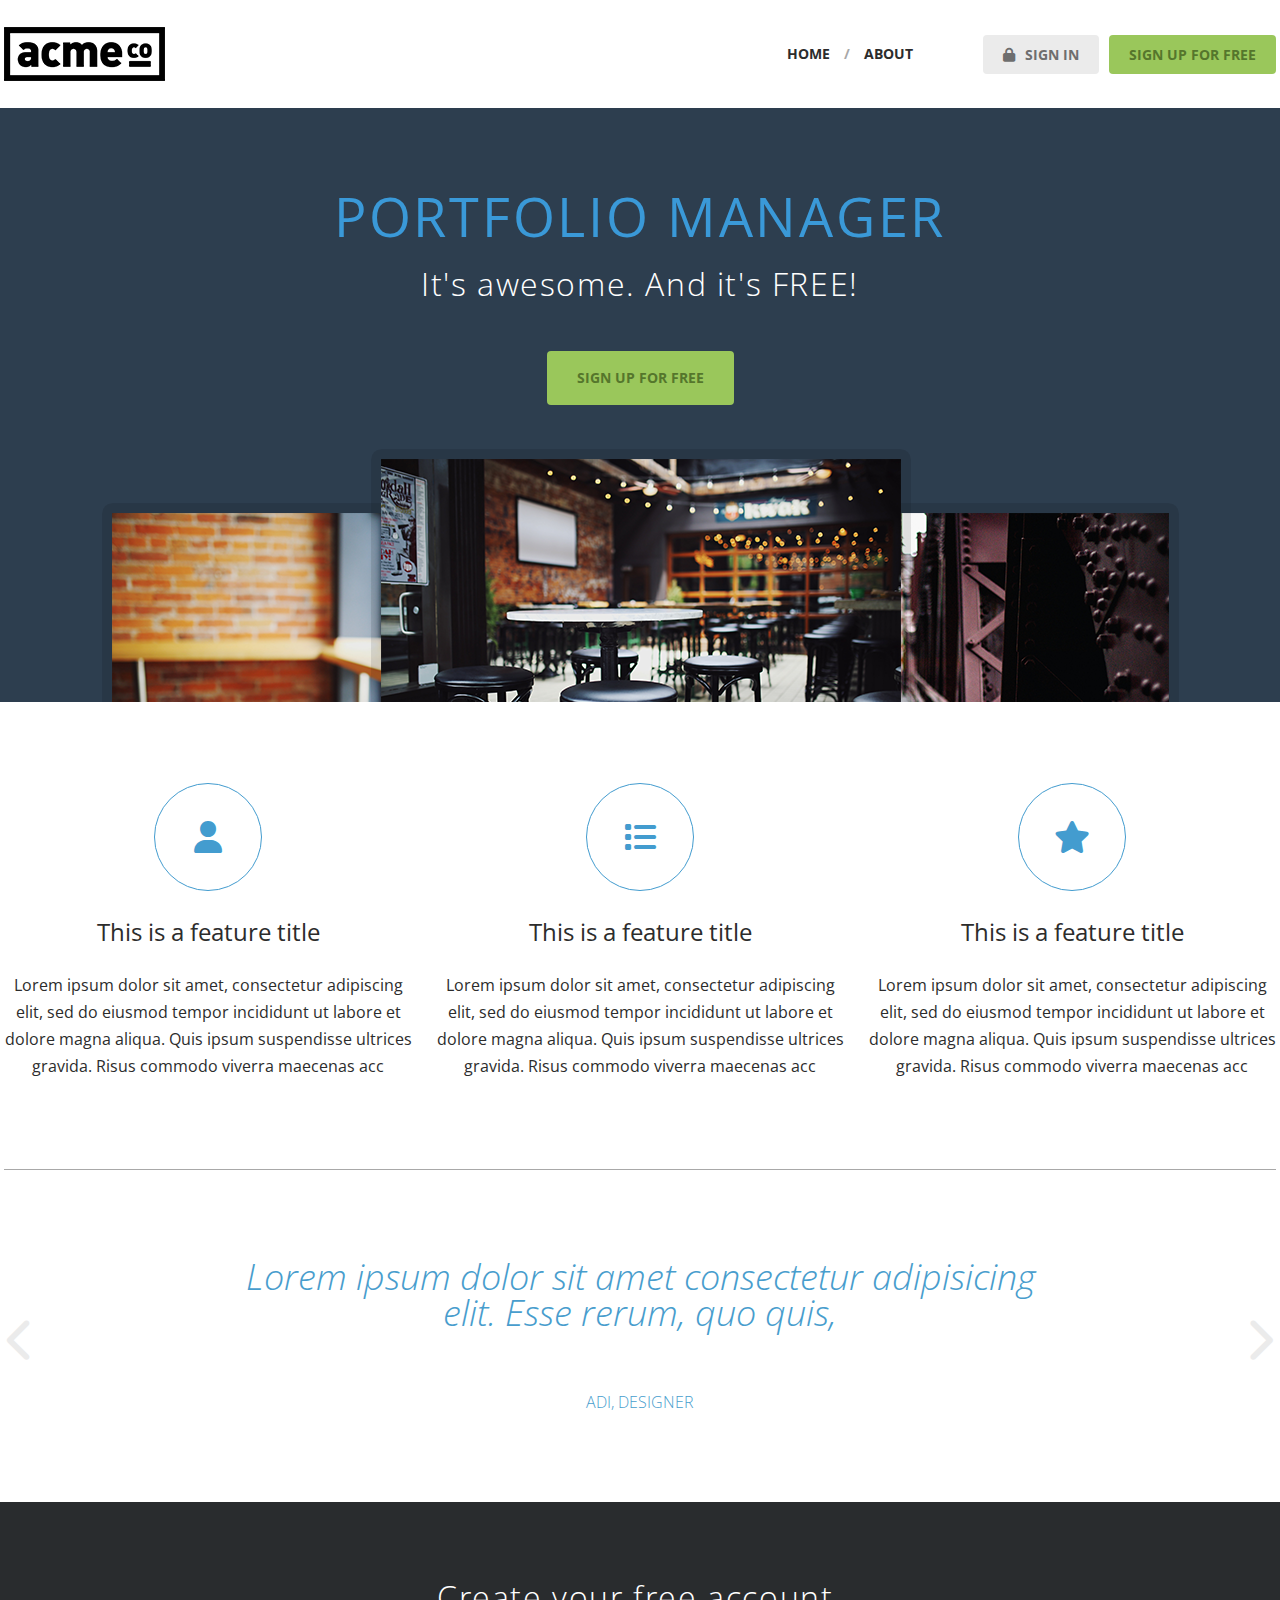
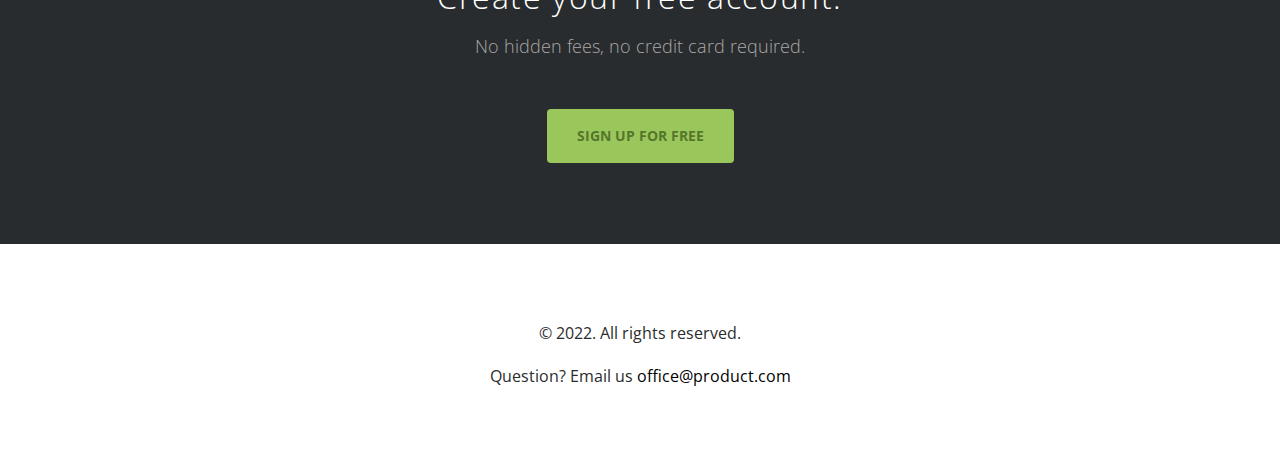
<file: index.html>
<!DOCTYPE html>
<html lang="en">
    <head>
        <meta charset="UTF-8">
        <meta http-equiv="X-UA-Compatible" content="IE=edge">
        <meta name="viewport" content="width=device-width, initial-scale=1.0">
        <title>Home - Acme</title>
        <link rel="stylesheet" href="css/common.css">
        <link rel="stylesheet" href="css/main.css">
        <!-- <link rel="stylesheet" href="https://cdnjs.cloudflare.com/ajax/libs/font-awesome/6.2.0/css/all.min.css" integrity="sha512-xh6O/CkQoPOWDdYTDqeRdPCVd1SpvCA9XXcUnZS2FmJNp1coAFzvtCN9BmamE+4aHK8yyUHUSCcJHgXloTyT2A==" crossorigin="anonymous" referrerpolicy="no-referrer" /> -->

        <!-- <script src="https://cdnjs.cloudflare.com/ajax/libs/font-awesome/6.2.0/js/all.min.js" integrity="sha512-naukR7I+Nk6gp7p5TMA4ycgfxaZBJ7MO5iC3Fp6ySQyKFHOGfpkSZkYVWV5R7u7cfAicxanwYQ5D1e17EfJcMA==" crossorigin="anonymous" referrerpolicy="no-referrer"></script> -->
    </head>
    <body> 
        <!-- 헤더 -->
        <header>
            <div class="container cf">            
                <h1 class="logo"><a href="index.html">acme</a></h1>   
                <nav>
                    <ul class="cf">
                        <li><a href="index.html">home</a> <span> / </span> <a href="about.html">about</a></li>
                        <li><a href="signin.html" class="btn"><i class="fa-solid fa-lock"></i>Sign in</a></li>
                        <li><a href="signup.html" class="btn highlight_bg">Sign Up for free</a></li>
                    </ul>
                </nav>
            </div>
        </header>  
        <!-- //헤더 -->  
        <div class="banner content-top-pd" role="banner">  
            <h2 class="banner_tt">portfolio manager</h2>      
            <h3 class="content_tt">It's awesome. And it's FREE!</h3>
            <a href="signup.html" class="btn big highlight_bg">Sign Up for free</a>
            <img src="images/banner.png" alt="">
        </div>
        <main class="container">
            <section class="feature content-pd">
                <h2 class="hidden">features</h2>
                <ul class="cf">
                    <li>
                        <span class="icon">
                            <i class="fa-solid fa-user"></i>
                        </span>
                        <h3>This is a feature title</h3>
                        <p>
                            Lorem ipsum dolor sit amet, consectetur adipiscing elit, sed do eiusmod tempor incididunt ut labore et dolore magna aliqua. Quis ipsum suspendisse ultrices gravida. Risus commodo viverra maecenas acc
                        </p>
                    </li>
                    <li>
                        <span class="icon">
                            <i class="fa-solid fa-list"></i>
                        </span>
                        <h3>This is a feature title</h3>
                        <p>
                            Lorem ipsum dolor sit amet, consectetur adipiscing elit, sed do eiusmod tempor incididunt ut labore et dolore magna aliqua. Quis ipsum suspendisse ultrices gravida. Risus commodo viverra maecenas acc
                        </p>
                    </li>
                    <li>
                        <span class="icon">
                            <i class="fa-solid fa-star"></i>
                        </span>
                        <h3>This is a feature title</h3>
                        <p>
                            Lorem ipsum dolor sit amet, consectetur adipiscing elit, sed do eiusmod tempor incididunt ut labore et dolore magna aliqua. Quis ipsum suspendisse ultrices gravida. Risus commodo viverra maecenas acc
                        </p>
                    </li>
                </ul>
            </section>

            <hr>

            <section class="testimonial content-pd">
                <h2 class="hidden">testimonial</h2>
                <div class="slide_wrapper">                
                    <ul class="slide_container">                    
                        <li>
                            <blockquote>
                                <p>
                                    Lorem ipsum dolor sit amet consectetur adipisicing elit. Esse rerum, quo quis, 
                                </p>
                                <span>Adi, Designer</span>
                            </blockquote>
                        </li>
                        <li>
                            <blockquote>
                                <p>
                                    Lorem ipsum dolor sit amet consectetur adipisicing elit. Esse rerum, quo quis, 
                                </p>
                                <span>Adi, Designer</span>
                            </blockquote>
                        </li>
                        <li>
                            <blockquote>
                                <p>
                                    Lorem ipsum dolor sit amet consectetur adipisicing elit. Esse rerum, quo quis, 
                                </p>
                                <span>Adi, Designer</span>
                            </blockquote>
                        </li>
                    </ul>                
                    <p class="controls">
                        <i class="fa-solid fa-chevron-left"></i>
                        <i class="fa-solid fa-chevron-right"></i>
                    </p>
                </div>
            </section>
        </main>

        <footer>
            <div class="cta content-pd">
                <h2 class="content_tt">Create your free account.</h2>
                <p class="content_desc">No hidden fees, no credit card required.</p>
                <a href="signup.html" class="btn big highlight_bg">Sign up for free</a>
            </div>
            <address class="content-pd">            
                <p>&copy; 2022. All rights reserved.</p>
                <p>Question? Email us <a href="mailto:office@product.com">office@product.com</a></p>
                
            </address>
        </footer>

        <a href="" class="go_top">
            <i class="fa-solid fa-arrow-up"> </i>
        </a>

        <script src="js/main.js"></script>
    </body>
</html>
</file>
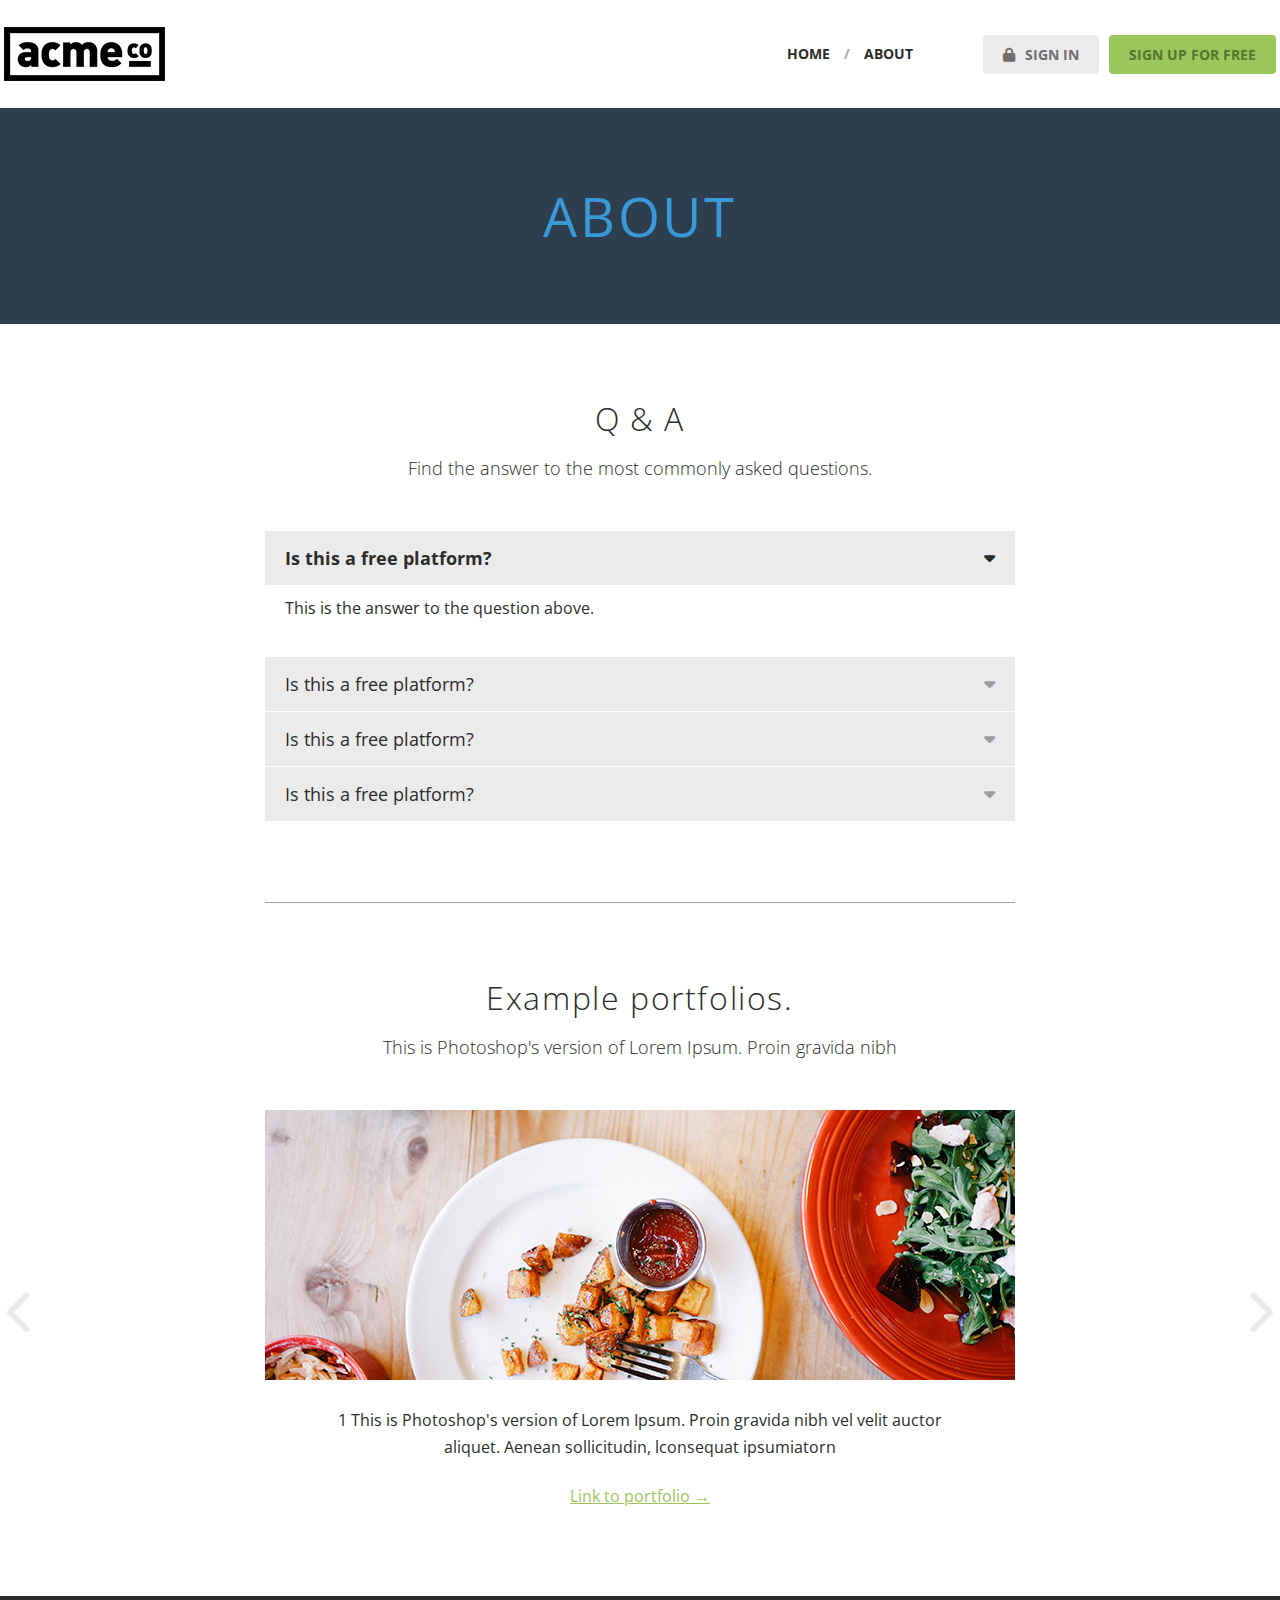
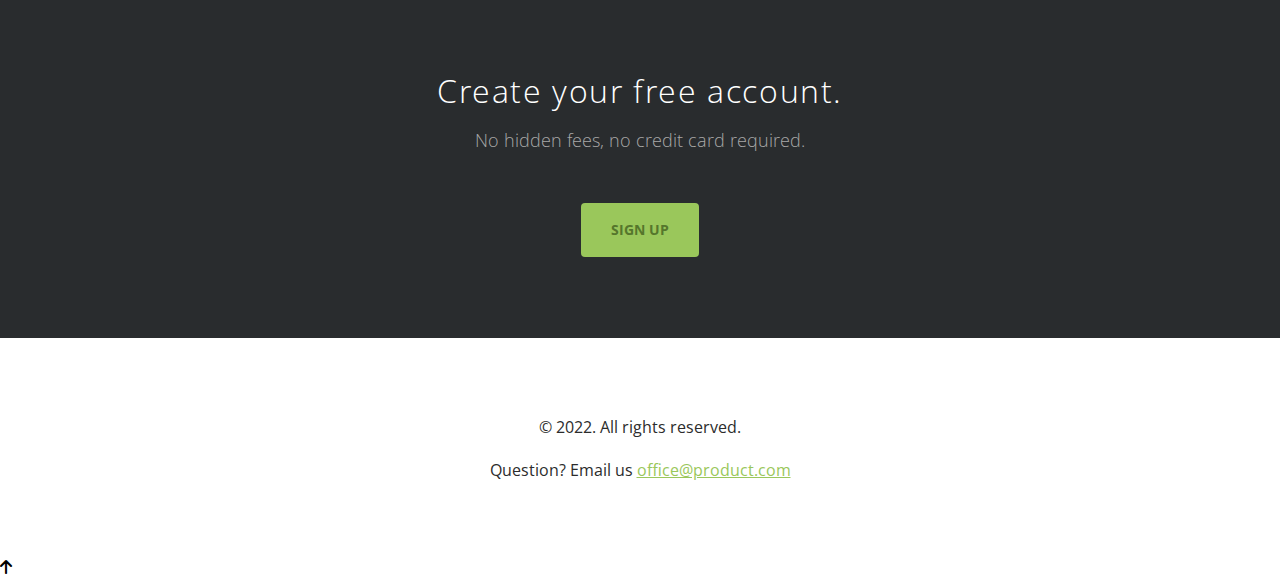
<file: about.html>
<!DOCTYPE html>
<html lang="en">
<head>
    <meta charset="UTF-8">
    <meta http-equiv="X-UA-Compatible" content="IE=edge">
    <meta name="viewport" content="width=device-width, initial-scale=1.0">
    <title>About us - Acme</title>
    <link rel="stylesheet" href="css/all.min.css">
    <link rel="stylesheet" href="css/common.css">
    <link rel="stylesheet" href="css/about.css">
    <!-- <link rel="stylesheet" href="https://cdnjs.cloudflare.com/ajax/libs/font-awesome/6.2.0/css/all.min.css" integrity="sha512-xh6O/CkQoPOWDdYTDqeRdPCVd1SpvCA9XXcUnZS2FmJNp1coAFzvtCN9BmamE+4aHK8yyUHUSCcJHgXloTyT2A==" crossorigin="anonymous" referrerpolicy="no-referrer" /> -->

    <!-- <script src="https://cdnjs.cloudflare.com/ajax/libs/font-awesome/6.2.0/js/all.min.js" integrity="sha512-naukR7I+Nk6gp7p5TMA4ycgfxaZBJ7MO5iC3Fp6ySQyKFHOGfpkSZkYVWV5R7u7cfAicxanwYQ5D1e17EfJcMA==" crossorigin="anonymous" referrerpolicy="no-referrer"></script> -->
</head>
<body> 
    <!-- 헤더 -->
    <header>
        <div class="container cf">            
            <h1 class="logo"><a href="index.html">acme</a></h1>   
            <nav>
                <ul class="cf">
                    <li><a href="index.html">home</a> <span> / </span> <a href="about.html">about</a></li>
                    <li><a href="signin.html" class="btn"><i class="fa-solid fa-lock"></i>Sign in</a></li>
                    <li><a href="signup.html" class="btn highlight_bg">Sign Up for free</a></li>
                </ul>
            </nav>
        </div>
    </header>  
    <!-- //헤더 -->  
    <div class="banner content-pd" role="banner">  
        <h2 class="banner_tt">about</h2>     
    </div>
    <main class="container">
        <section class="qna content-pd">
            <h2 class="content_tt">Q &amp; A</h2>
            <p class="content_desc">Find the answer to the most commonly asked questions.</p>
            <ul class="qna_list">
                <li class="active">                    
                    <h3>Is this a free platform? <i class="fa-solid fa-sort-down"></i></h3>                    
                    <div class="contents">
                      <p>This is the answer to the question above.</p>  
                    </div> 
                </li>
                <li>                    
                    <h3>Is this a free platform? <i class="fa-solid fa-sort-down"></i></h3>                    
                    <div class="contents">
                      <p>This is the answer to the question above.</p>  
                    </div> 
                </li>
                <li>                    
                    <h3>Is this a free platform? <i class="fa-solid fa-sort-down"></i></h3>                    
                    <div class="contents">
                      <p>This is the answer to the question above.</p>  
                    </div> 
                </li>
                <li>                    
                    <h3>Is this a free platform? <i class="fa-solid fa-sort-down"></i></h3>                    
                    <div class="contents">
                      <p>This is the answer to the question above.</p>  
                    </div> 
                </li>
                
            </ul>
            
        </section>
        <hr class="small">
        <section class="portfolio content-pd">
            <h2 class="content_tt">Example portfolios.</h2>
            <p class="content_desc">This is Photoshop's version of Lorem Ipsum. Proin gravida nibh</p>
            <div class="slide_wrapper">                
                <ul class="slide_container">                    
                    <li>
                        <img src="images/portfolio_01.jpg" alt="portfolio_01">
                        <p>
                            1 This is Photoshop's version of Lorem Ipsum. Proin gravida nibh vel velit auctor aliquet. Aenean sollicitudin, lconsequat ipsumiatorn
                        </p>
                        <a href="" class="link">Link to portfolio &rarr;</a>
                    </li>
                    <li>
                        <img src="images/portfolio_01.jpg" alt="portfolio_01">
                        <p>
                            2 This is Photoshop's version of Lorem Ipsum. Proin gravida nibh vel velit auctor aliquet. Aenean sollicitudin, lconsequat ipsumiatorn
                        </p>
                        <a href="" class="link">Link to portfolio &rarr;</a>
                    </li>
                    <li>
                        <img src="images/portfolio_01.jpg" alt="portfolio_01">
                        <p>
                            3 This is Photoshop's version of Lorem Ipsum. Proin gravida nibh vel velit auctor aliquet. Aenean sollicitudin, lconsequat ipsumiatorn
                        </p>
                        <a href="" class="link">Link to portfolio &rarr;</a>
                    </li>
                </ul>                
                <p class="controls">
                    <i class="fa-solid fa-chevron-left"></i>
                    <i class="fa-solid fa-chevron-right"></i>
                </p>
            </div>
            
        </section>
    </main>
    <footer>
        <div class="cta content-pd">
            <h2 class="content_tt">Create your free account.</h2>
            <p class="content_desc">No hidden fees, no credit card required.</p>
            <a href="signup.html" class="btn big highlight_bg">Sign up</a>
        </div>
        <address class="content-pd">            
            <p>&copy; 2022. All rights reserved.</p>
            <p>Question? Email us <a href="mailto:office@product.com" class="link">office@product.com</a></p>
            
        </address>
    </footer>

    <a href="" class="go_top">
        <i class="fa-solid fa-arrow-up"> </i>
    </a>

    <script src="js/main.js"></script>
</body>
</html>
</file>
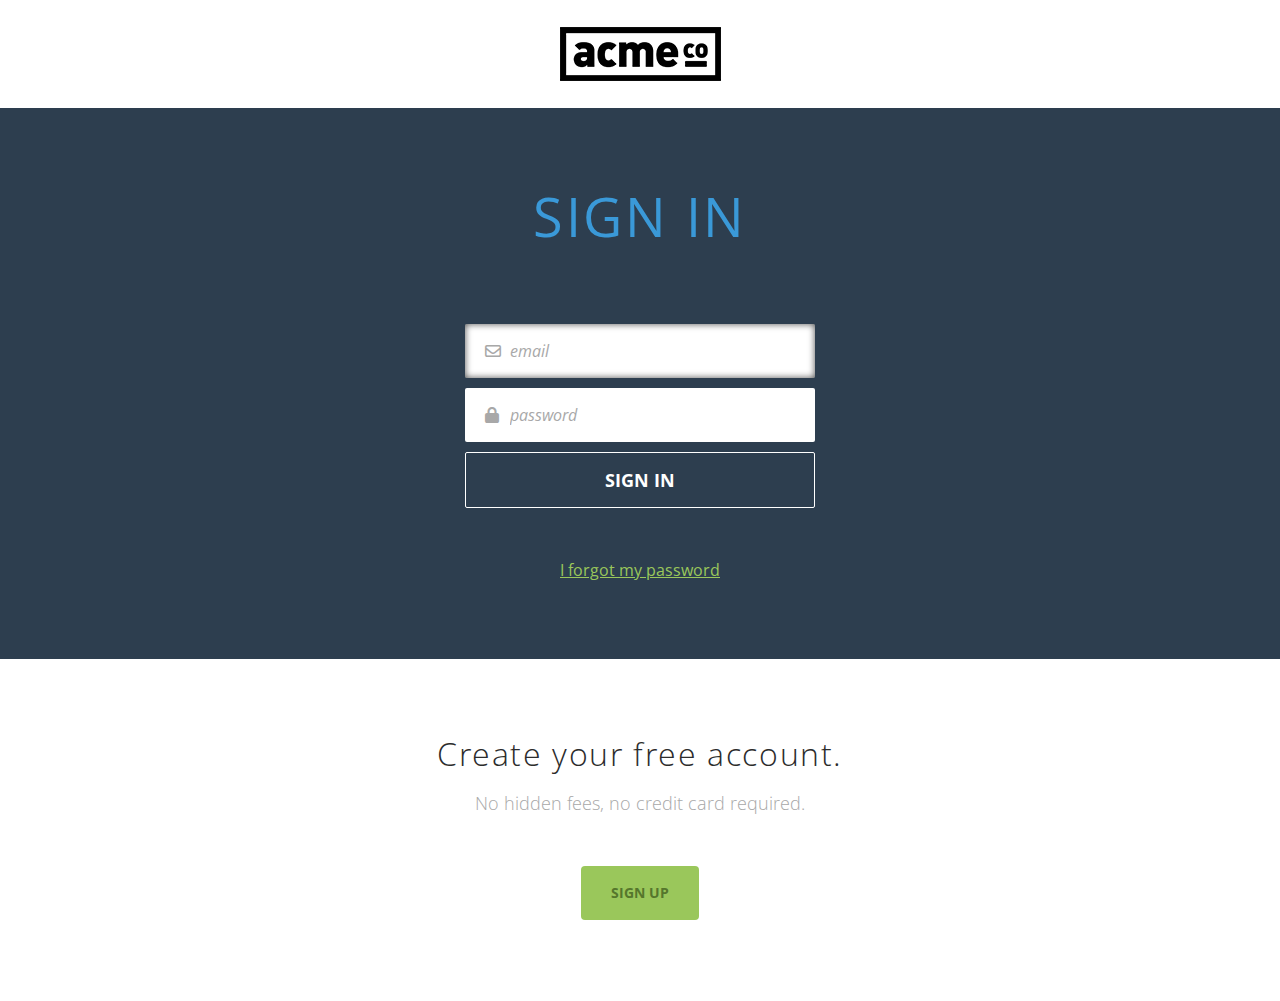
<file: signin.html>
<!DOCTYPE html>
<html lang="en">
<head>
    <meta charset="UTF-8">
    <meta http-equiv="X-UA-Compatible" content="IE=edge">
    <meta name="viewport" content="width=device-width, initial-scale=1.0">
    <title>Sign in - Acme</title>
    <link rel="stylesheet" href="css/all.min.css">
    <link rel="stylesheet" href="css/common.css">
    <link rel="stylesheet" href="css/signin.css">
    <!-- <link rel="stylesheet" href="https://cdnjs.cloudflare.com/ajax/libs/font-awesome/6.2.0/css/all.min.css" integrity="sha512-xh6O/CkQoPOWDdYTDqeRdPCVd1SpvCA9XXcUnZS2FmJNp1coAFzvtCN9BmamE+4aHK8yyUHUSCcJHgXloTyT2A==" crossorigin="anonymous" referrerpolicy="no-referrer" /> -->

    <!-- <script src="https://cdnjs.cloudflare.com/ajax/libs/font-awesome/6.2.0/js/all.min.js" integrity="sha512-naukR7I+Nk6gp7p5TMA4ycgfxaZBJ7MO5iC3Fp6ySQyKFHOGfpkSZkYVWV5R7u7cfAicxanwYQ5D1e17EfJcMA==" crossorigin="anonymous" referrerpolicy="no-referrer"></script> -->
</head>
<body> 
    <!-- 헤더 -->
    <header>
        <div class="container">            
            <h1 class="logo"><a href="index.html">acme</a></h1>
        </div>
    </header>  
    <!-- //헤더 -->      
    <main class="banner content-pd">
        <h2 class="banner_tt">Sign in</h2>

        <form action="#" method="post">
            <input type="hidden" name="location" value="sign inform">
            <p class="field">
                <label for="email" class="hidden">email</label>
                <i class="fa-regular fa-envelope"></i>
                <input type="email" name="useremail" id="email" placeholder="email" required autofocus>
            </p>
            <p class="field">
                <label for="password" class="hidden">password</label>
                <i class="fa-solid fa-lock"></i>
                <input type="password" name="userpw" id="password" placeholder="password" required>
            </p>
            <p class="field button">
                <input type="submit" value="sign in">
                <!-- <button>sign in</button> -->
            </p>            
        </form>
        <a href="" class="link">I forgot my password</a>

    </main>
    <footer>
        <div class="cta content-pd">
            <h2 class="content_tt">Create your free account.</h2>
            <p class="content_desc">No hidden fees, no credit card required.</p>
            <a href="signup.html" class="btn big highlight_bg">Sign up</a>
        </div>       
    </footer>
</body>
</html>
</file>
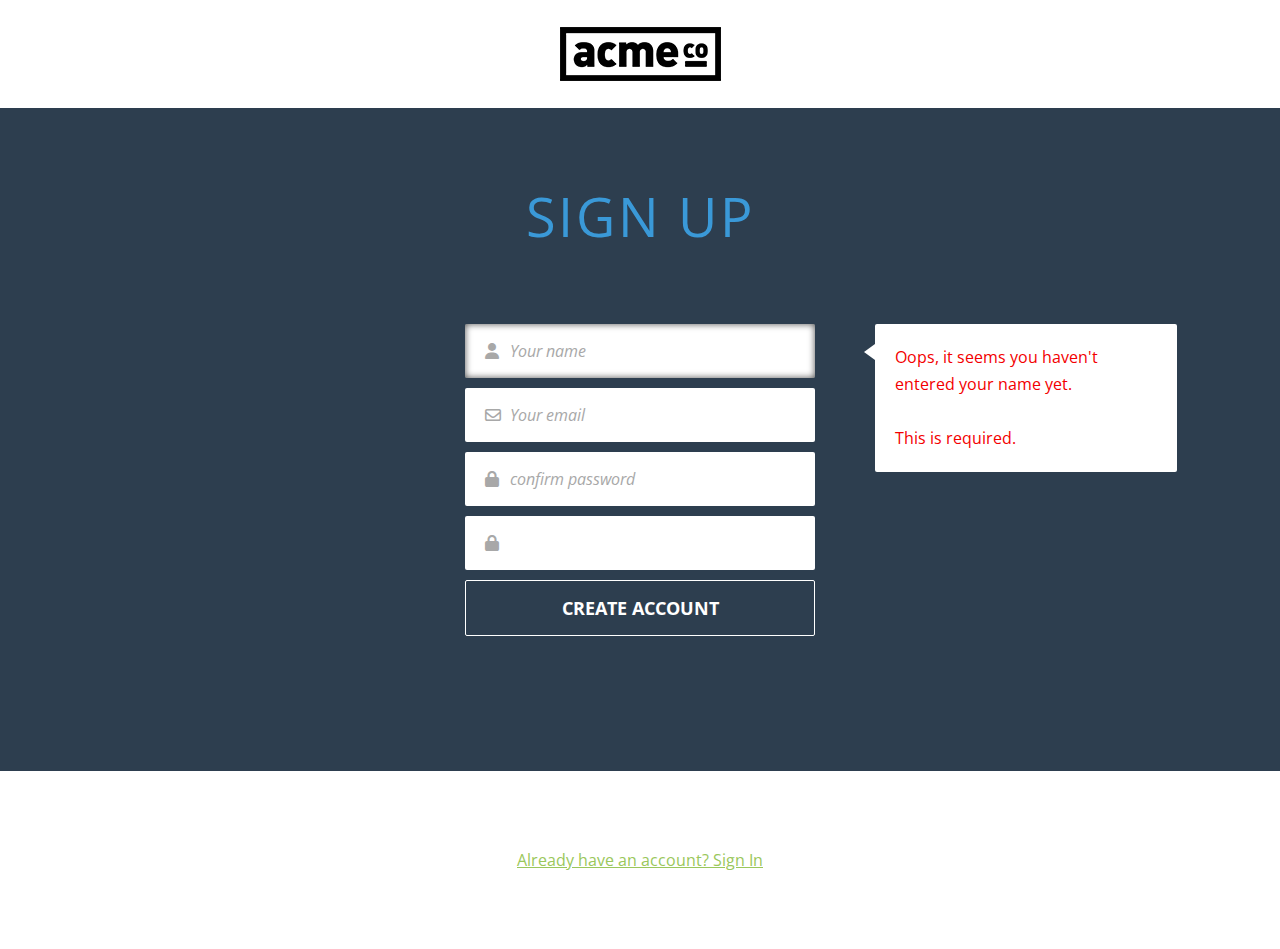
<file: signup.html>
<!DOCTYPE html>
<html lang="en">
<head>
    <meta charset="UTF-8">
    <meta http-equiv="X-UA-Compatible" content="IE=edge">
    <meta name="viewport" content="width=device-width, initial-scale=1.0">
    <title>Sign up - Acme</title>
    <link rel="stylesheet" href="css/all.min.css">
    <link rel="stylesheet" href="css/common.css">
    <link rel="stylesheet" href="css/signin.css">
    <!-- <link rel="stylesheet" href="https://cdnjs.cloudflare.com/ajax/libs/font-awesome/6.2.0/css/all.min.css" integrity="sha512-xh6O/CkQoPOWDdYTDqeRdPCVd1SpvCA9XXcUnZS2FmJNp1coAFzvtCN9BmamE+4aHK8yyUHUSCcJHgXloTyT2A==" crossorigin="anonymous" referrerpolicy="no-referrer" /> -->

    <!-- <script src="https://cdnjs.cloudflare.com/ajax/libs/font-awesome/6.2.0/js/all.min.js" integrity="sha512-naukR7I+Nk6gp7p5TMA4ycgfxaZBJ7MO5iC3Fp6ySQyKFHOGfpkSZkYVWV5R7u7cfAicxanwYQ5D1e17EfJcMA==" crossorigin="anonymous" referrerpolicy="no-referrer"></script> -->
</head>
<body> 
    <!-- 헤더 -->
    <header>
        <div class="container">            
            <h1 class="logo"><a href="index.html">acme</a></h1>
        </div>
    </header>  
    <!-- //헤더 -->      
    <main class="banner content-pd">
        <h2 class="banner_tt">Sign up</h2>

        <form action="#" method="post">
            <input type="hidden" name="location" value="sign up form">
            <p class="field">
                <label for="name" class="hidden">name</label>
                <i class="fa-solid fa-user"></i>
                <input type="text" name="username" id="name" placeholder="Your name" required autofocus>
            </p>
            <p class="field">
                <label for="email" class="hidden">email</label>
                <i class="fa-regular fa-envelope"></i>
                <input type="email" name="useremail" id="email" placeholder="Your email" required>
            </p>
            <p class="field">
                <label for="password" class="hidden">password conform</label>
                <i class="fa-solid fa-lock"></i>
                <input type="password" name="userpw" id="password" required placeholder="confirm password">
            </p>
            <p class="field">
                <label for="passwd_cf" class="hidden">password</label>
                <i class="fa-solid fa-lock"></i>
                <input type="password" id="passwd_cf" required>
            </p>
            <p class="field button">
                <input type="submit" value="create account">
                <!-- <button>sign in</button> -->
            </p>
            <div class="feedback">
                <p>Oops, it seems you haven't entered your name yet.</p>
                <p>This is required.</p>
            </div>            
        </form>
    </main>
    <!-- <div class="box"></div> -->
    <footer class="content-pd txt-center">
        <a href="signin.html" class="link">Already have an account? Sign In</a>     
    </footer>    
</body>
</html>
</file>
<file: css/main.css>
.banner h2{
    margin-bottom: 27px;
}
.banner h3{
    margin-bottom: 54px;
    color: #fff;
}
.banner img{
    display: block;
    margin:44px auto 0;
}
/* ------------------ FEATURE ------------------ */
.feature li{
    width: 408px;
    float: left;
    margin-right: 24px;
    text-align: center;
}
.feature li:last-child{
    margin-right: 0;
}
.feature li .icon{
    width: 108px;
    height:108px;
    border-radius:50%;
    border:1px solid #439ccf;
    display: inline-block;
    box-sizing: border-box;
    line-height: 106px;
    font-size: 32px;
    color: #439ccf;
}
.feature li h3{
    font-size: 24px;
    line-height: 27px;
    margin:27px 0;
}
.feature li p{
    line-height: 27px;
}
/* ----------------- testimonial -------------- */
.testimonial .slide_wrapper{
    height: 162px;
}
.testimonial blockquote{
    width: 840px;
    margin:0 auto;
    font-size: 36px;
    color: #489dcd;
    font-weight: 300;
    font-style:italic;
    text-align: center;
}
.testimonial blockquote span{
    font-size: 16px;
    font-style: normal;
    text-transform: uppercase;
    display: inline-block;
    line-height: 27px;
    margin-top: 58px;
}

.go_top {
    width: 3rem;
    height: 3rem;
    background: #333;
    color: #fff;
    text-align: center;
    line-height: 3rem;
    position: fixed;
    /* position: absolute; */
    bottom: 100px; left: calc(50% + 636px);
    visibility: hidden;
    opacity: 0;
    transition: 0.5s;
}
.go_top.active {
    visibility: visible;
    opacity: 1;
}
</file>
<file: css/about.css>
.qna_list {
    width: 750px;
    margin: 0 auto;
}
.qna_list li:not(:last-child){
    margin-bottom: 1px;
}
.qna_list li h3{
    background: #ebebeb;
    line-height: 54px;
    padding: 0 20px;
    font-size: 18px;
    position: relative;
}
.qna_list li h3 i{
    position: absolute;
    right: 20px;
    top:calc(50% - 13.5px);
    opacity: 0.4;
    cursor: pointer;
}
.qna_list .contents{
    padding: 15px 20px 40px;
    display: none;
}
.active .contents{
    display: block;
}
.active h3{
    font-weight: bold;
}
.qna_list li.active h3 i{
    opacity: 1;
}

.portfolio .slide_wrapper{
    height: 405px;
}
.portfolio .slide_wrapper li{
    text-align: center;
}
.portfolio .slide_wrapper li p{
    width: 625px;
    margin:27px auto;
    line-height: 27px;
}
</file>
<file: css/signin.css>
header h1{
    float: none;
    /* text-align: center; */
}
header .logo a{
    /* display: inline-block; */
    margin:0 auto;
}
.banner_tt {
    margin-bottom: 81px;
}
form{
    width: 350px;
    margin:0 auto 54px;
    position: relative;
}
form .field{    
    position: relative;    
}
form .field + .field{
    margin-top: 10px;
}
form .field i{
    position: absolute;
    left: 20px;
    top:0;
    bottom: 0;
    line-height: 54px;
    color: #a8a8a8;
}
form .field input{
    background: #fff;    
    border-radius:2px;
    line-height: 54px;
    width: 100%;
    padding: 0;
    border:none;
    display: block;
    padding-left: 45px;
    box-sizing: border-box;
    outline:none;
    color: #a8a8a8;
}
form .field input:focus{
    box-shadow: inset 0 0 7px rgba(0,0,0,.7);
}

/* form .field input::-webkit-placeholder{
    color: #a8a8a8;
    font-style: italic;
}
form .field input::-moz-placeholder{
    color: #a8a8a8;
    font-style: italic;
}
form .field input::-ms-placeholder{
    color: #a8a8a8;
    font-style: italic;
} */
form .field input::placeholder{
    color: #a8a8a8;
    font-style: italic;
}
form .button input{
    background: none;
    border:1px solid #fff;
    padding: 0;
    font-weight: bold;
    color:#fff;
    font-size: 18px;
    text-transform: uppercase;
}
footer .cta{
    background: none;
    color: #2c2c2c;
}
.feedback{
    width: 262px;
    background: #fff;
    padding: 20px;
    text-align: left;
    line-height: 27px;
    color:#f30000;
    border-radius:2px;
    position: absolute;
    top: 0;
    left: calc(100% + 60px);
}
.feedback p + p{
    margin-top: 27px;
}

.box{
    width:0;
    height:0;
    /* border:10px solid red; */
    border-width:20px;
    border-style:solid;
    border-color:transparent blue blue transparent;
    margin: 50px auto;
}
.feedback:before{
    content:'';
    position: absolute;
    border-style:solid;
    border-width:8px 11px;
    border-color: transparent #fff transparent transparent;
    right:100%;
    top: 20px;

}
</file>
<file: css/common.css>
@charset "utf-8";
@import url('normalize.css');
@import url('reset.css');
@import url('all.min.css');
@import url('https://fonts.googleapis.com/css2?family=Open+Sans:ital,wght@0,300;0,400;0,700;1,300&display=swap');


/* ----------------- 레이아웃 --------------- */
.container{
    max-width: 1272px;
    /* min-width:1272px;
    width: 80%; */
    margin:0 auto;
}
.content-pd{
    padding: 81px 0;
}
.content-top-pd{
    padding-top: 81px;
}
.cf:after{
    content:'';
    clear:both;
    display: block;
}
.hidden{
    display: none;
}
hr{
    border:none;
    /* border-top:1px solid #a8a8a8; */
    height: 1px;
    background:#a8a8a8;
}
hr.small{
    width: 750px;
    margin:0 auto;
}
.txt-center{
    text-align: center;
}
/* ----------------- 폰트위계 --------------- */
body{
    font-family: 'Open Sans', sans-serif;
    color:#2c2c2c;
    
}
.banner_tt, 
.content_tt, 
.content_desc{
    text-align: center;
}
.banner_tt{
    font-size:54px;
    color: #3a99d8;
    text-transform: uppercase;
    letter-spacing: 0.05em;
}
.content_tt{
    font-size: 32px;
    line-height: 27px;
    font-weight: 300;
    letter-spacing: 0.05em;
    margin-bottom: 27px;
}
.content_desc{
    font-size: 18px;
    font-weight: 300;
    margin-bottom: 54px;
}
/* ----------------- 배색 --------------- */
.btn.highlight_bg {
    background: #9ac75b;
    color: #55762c;
}
.banner{
    background:#2d3e4f;
    text-align: center;
}
/* ----------------- 링크, 버튼 --------------- */
.btn{
    background: #ebebeb;
    line-height: 39px;
    padding: 0 20px;
    display: inline-block;
    border-radius:4px;
    color: #6e6e6e;
    font-weight: bold;
    font-size: 14px;
    text-transform: uppercase;
}
.btn i{
    margin-right: 10px;
}
.btn.big{
    line-height: 54px;
    padding: 0 30px;
}
.link{
    text-decoration: underline;
    color: #9ac75b;
}
/* ------------------ HEADER ------------------ */
header{
    padding: 27px 0;
    background: #fff;
    box-shadow:0 5px 3px rgba(0,0,0,.1);
    /*
    box-shadow:x y blur [size] color;
    */
    transition:0.4s;
    z-index: 1;
}
header.active{
    padding: 14px 0;
    position: fixed;
    left: 0;
    right: 0;
    top: 0;
    background: rgba(255,255,255,.8);
}
header h1{
    float: left;
}
header nav{
    float: right;
    /* padding: 7.5px 0; */
    line-height: 54px;
}
header nav li{
    float: left;    
}
header nav li + li{
    margin-left: 10px;
}
header nav li:first-child{
    margin-right: 60px;
}
header .logo a{
    width: 161px;
    height: 54px;
    background: url(../images/logo.png) no-repeat;
    display: block;
    text-indent: -100%;
    overflow: hidden;
}
header nav li:first-child{
    font-size: 14px;
    font-weight: bold;
    text-transform: uppercase;
    color: #a8a8a8;
}
header nav li:first-child a{
    color: #2c2c2c;
}
header nav li:first-child span{
    margin: 0 10px;
}

/* ----------------- Slideshow ------------ */
.slide_wrapper{
    position: relative;
    overflow: hidden;
}
.slide_container{
    position: absolute;
    height: 100%;
    width: 100%;
    left: 0;
    top: 0;
    transition:left 0.4s;
}
.slide_container li{
   width: 100%;
   float:left;
}


.slide_wrapper .controls i{
    position: absolute;
    font-size: 45px;
    color: #ebebeb;
    top:calc(50% - 22.5px);
    cursor: pointer;
}
.slide_wrapper .controls i:first-child{
    left: 0;
}
.slide_wrapper .controls i:last-child{
    right: 0;
}
/* ---------------- FOOTER -------------- */
footer .cta{
    background: #292c2e;
    color: #fff;
    text-align: center;
}
footer .cta p{
    color: #a8a8a8;
}
footer address{
    text-align: center;
}
footer address p + p{
    margin-top: 27px;
}
</file>
